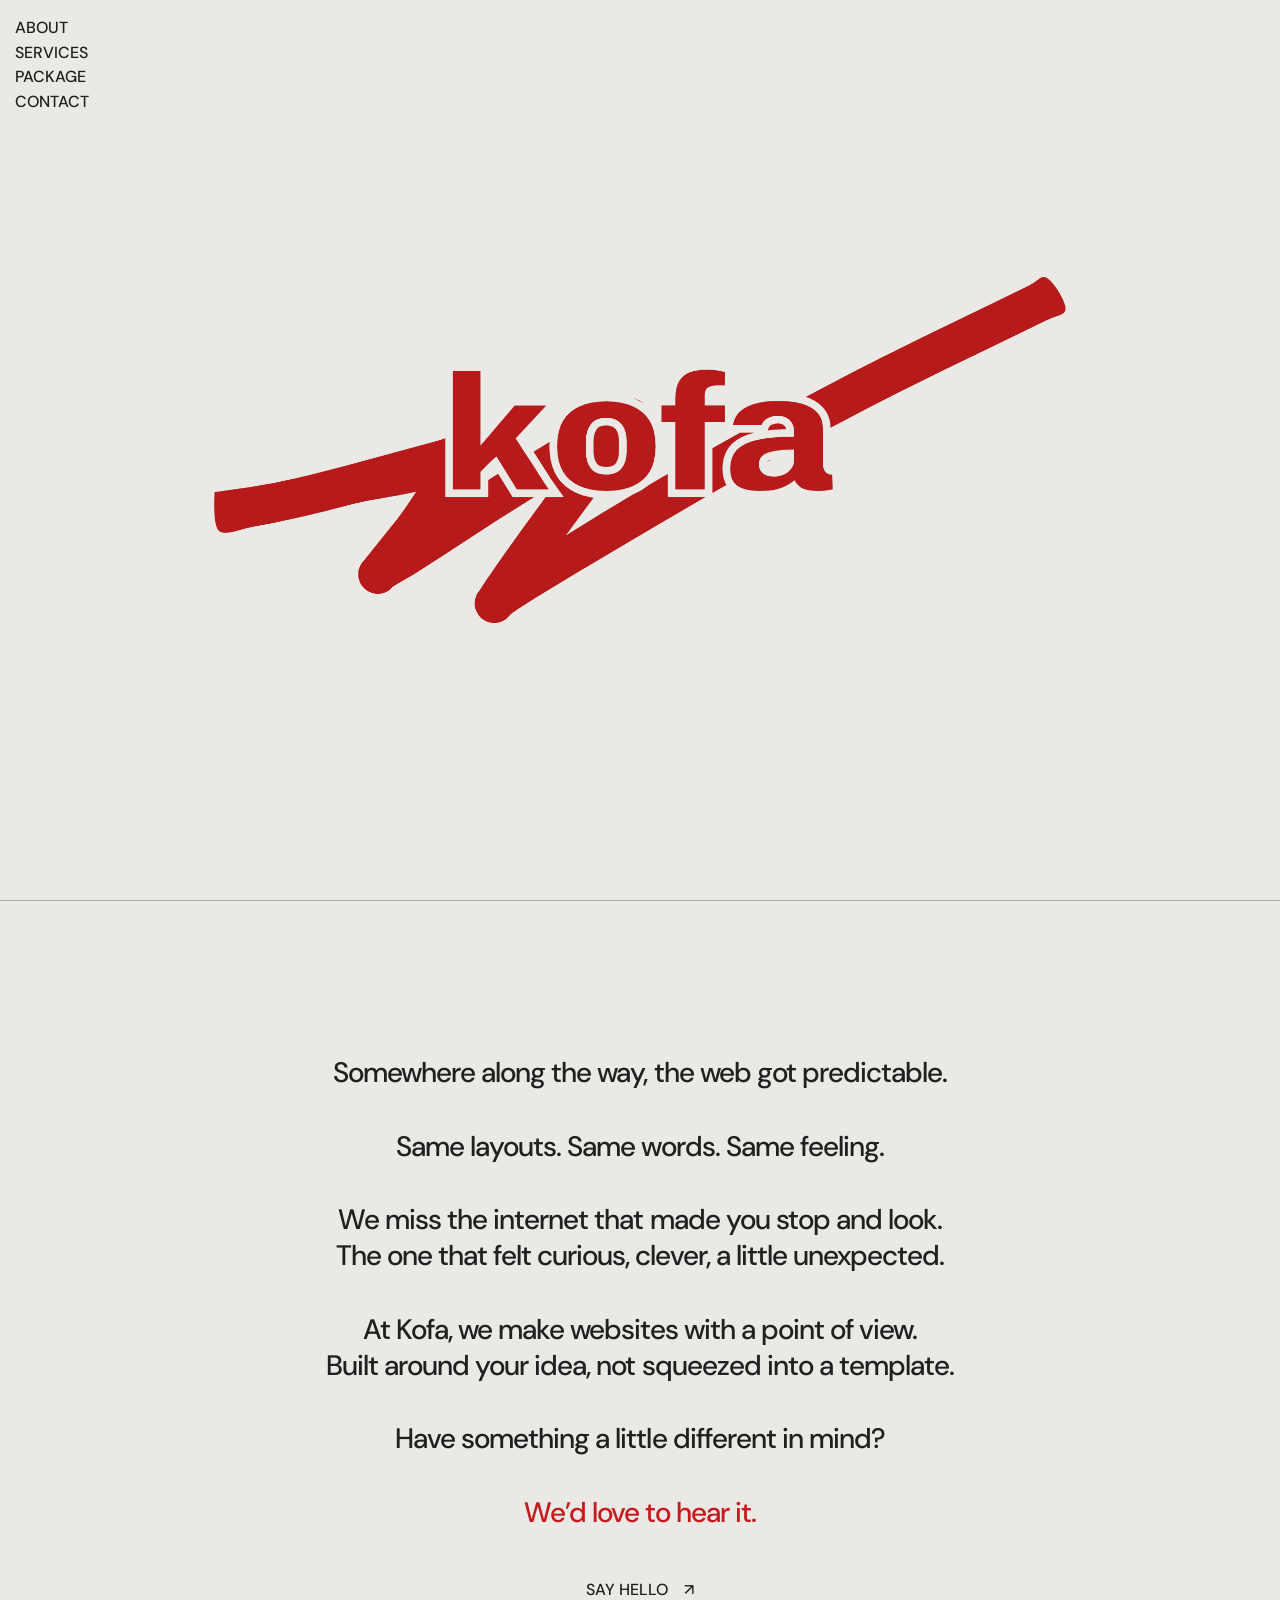
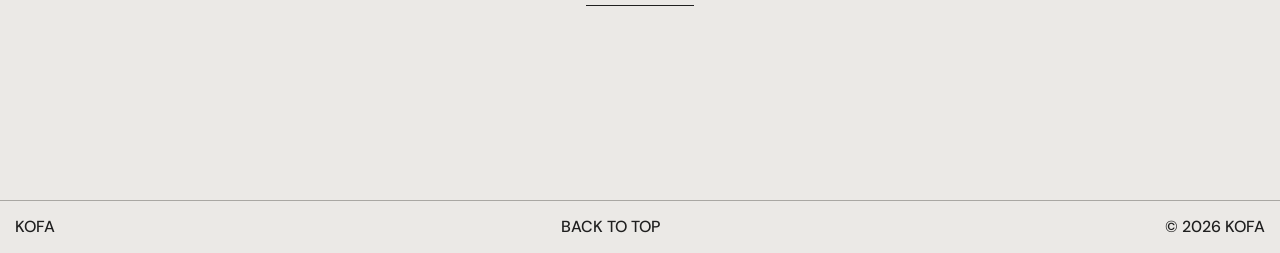
<file: index.html>
<!doctype html>
<html lang="en">
<head>
  <meta charset="UTF-8" />
  <meta name="viewport" content="width=device-width, initial-scale=1.0" />
  <meta name="theme-color" content="#ebe9e6" />
  <meta name="description" content="Kofa makes websites with character. Thoughtful design for ideas that deserve more than a template." />
  <title>Kofa — Websites with character</title>
  <link rel="preconnect" href="https://fonts.googleapis.com" />
  <link rel="preconnect" href="https://fonts.gstatic.com" crossorigin />
  <link href="https://fonts.googleapis.com/css2?family=DM+Sans:wght@400;500;600;700&amp;display=swap" rel="stylesheet" />
  <link rel="stylesheet" href="styles.css?v=2" />
  <script src="script.js?v=2" defer></script>
</head>
<body>
  <a class="skip-link" href="#main">Skip to content</a>
  <header class="site-header" id="top">
    <nav aria-label="Main navigation">
      <a href="about.html">ABOUT</a>
      <a href="services.html">SERVICES</a>
      <a href="package.html">PACKAGE</a>
      <a href="contact.html">CONTACT</a>
    </nav>
  </header>
  <main id="main">
    <section class="hero" aria-label="Kofa home">
      <h1 class="hero-title"><img class="hero-logo" src="images/kofa%20(2).png" alt="Kofa" /></h1>
    </section>
    <section class="manifesto" aria-label="What we believe">
      <div class="manifesto-copy">
        <p>Somewhere along the way, the web got predictable.</p>
        <p>Same layouts. Same words. Same feeling.</p>
        <p>We miss the internet that made you stop and look.<br />The one that felt curious, clever, a little unexpected.</p>
        <p>At Kofa, we make websites with a point of view.<br />Built around your idea, not squeezed into a template.</p>
        <p>Have something a little different in mind?</p>
        <p class="manifesto-last">We’d love to hear it.</p>
        <a class="text-link" href="contact.html">SAY HELLO <span aria-hidden="true">↗</span></a>
      </div>
    </section>
  </main>
  <footer class="site-footer"><span>KOFA</span><a href="#top">BACK TO TOP</a><span>© <span class="year">2026</span> KOFA</span></footer>
</body>
</html>
</file>
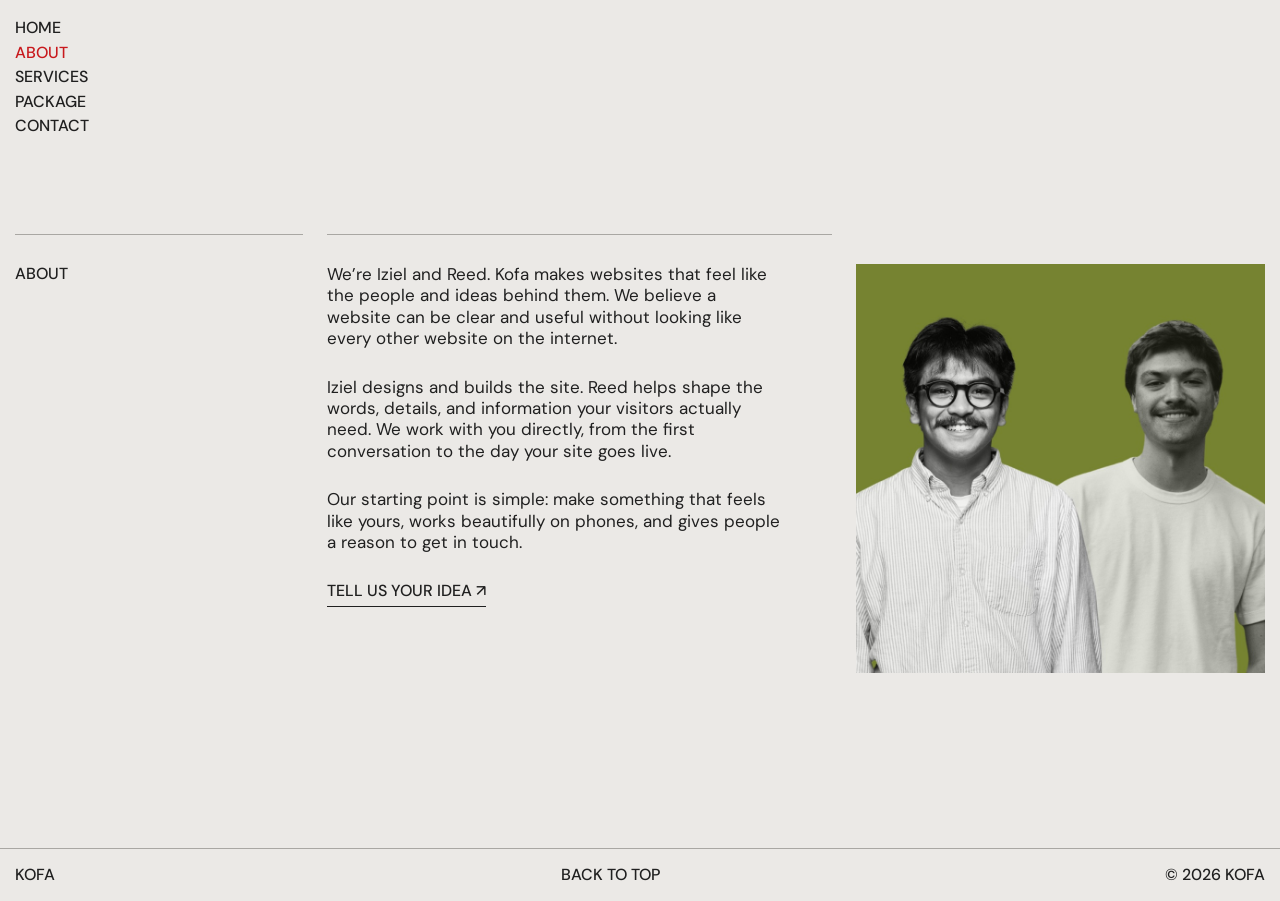
<file: about.html>
<!doctype html>
<html lang="en">
<head>
  <meta charset="UTF-8" />
  <meta name="viewport" content="width=device-width, initial-scale=1.0" />
  <meta name="theme-color" content="#ebe9e6" />
  <meta name="description" content="Meet Iziel and Reed, the people behind Kofa." />
  <title>About — Kofa</title>
  <link rel="preconnect" href="https://fonts.googleapis.com" />
  <link rel="preconnect" href="https://fonts.gstatic.com" crossorigin />
  <link href="https://fonts.googleapis.com/css2?family=DM+Sans:wght@400;500;600;700&amp;display=swap" rel="stylesheet" />
  <link rel="stylesheet" href="styles.css?v=2" />
  <script src="script.js?v=2" defer></script>
</head>
<body>
  <a class="skip-link" href="#main">Skip to content</a>
  <header class="site-header" id="top"><nav aria-label="Main navigation"><a href="index.html">HOME</a><a href="about.html" aria-current="page">ABOUT</a><a href="services.html">SERVICES</a><a href="package.html">PACKAGE</a><a href="contact.html">CONTACT</a></nav></header>
  <main id="main" class="inner-page">
    <section class="about section-grid" aria-labelledby="about-title">
      <div class="section-side"><h1 id="about-title">ABOUT</h1></div>
      <div class="about-text"><p>We’re Iziel and Reed. Kofa makes websites that feel like the people and ideas behind them. We believe a website can be clear and useful without looking like every other website on the internet.</p><p>Iziel designs and builds the site. Reed helps shape the words, details, and information your visitors actually need. We work with you directly, from the first conversation to the day your site goes live.</p><p>Our starting point is simple: make something that feels like yours, works beautifully on phones, and gives people a reason to get in touch.</p><a class="text-link" href="contact.html">TELL US YOUR IDEA ↗</a></div>
      <div class="about-photo"><img src="images/B43492BE-E1B4-4022-A073-D7FBCB924073_1_105_c.jpeg" alt="Portraits of Iziel and Reed against an olive green background" loading="lazy" /></div>
    </section>
  </main>
  <footer class="site-footer"><a href="index.html">KOFA</a><a href="#top">BACK TO TOP</a><span>© <span class="year">2026</span> KOFA</span></footer>
</body>
</html>
</file>
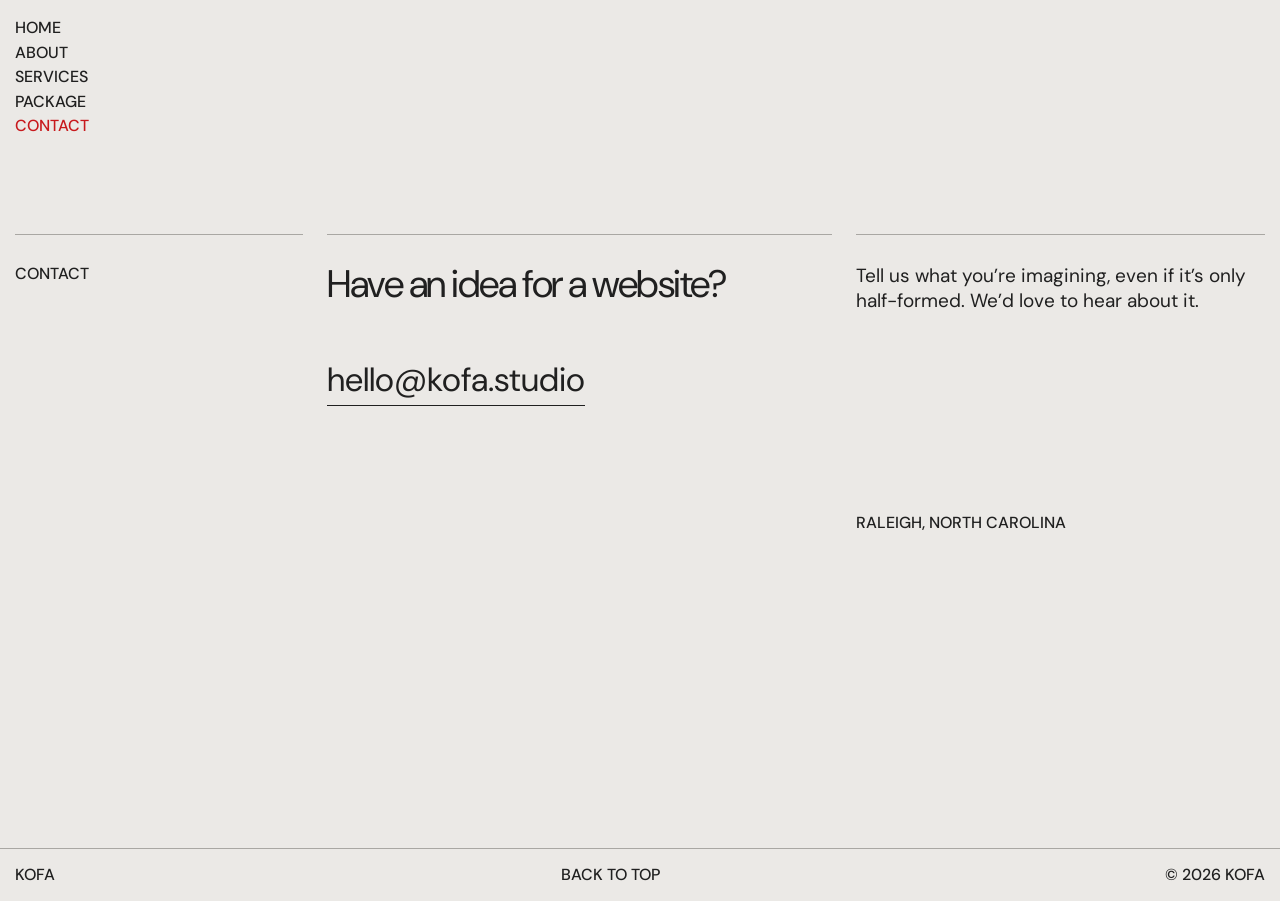
<file: contact.html>
<!doctype html>
<html lang="en">
<head>
  <meta charset="UTF-8" />
  <meta name="viewport" content="width=device-width, initial-scale=1.0" />
  <meta name="theme-color" content="#ebe9e6" />
  <meta name="description" content="Have an idea for a website? Get in touch with Kofa." />
  <title>Contact — Kofa</title>
  <link rel="preconnect" href="https://fonts.googleapis.com" />
  <link rel="preconnect" href="https://fonts.gstatic.com" crossorigin />
  <link href="https://fonts.googleapis.com/css2?family=DM+Sans:wght@400;500;600;700&amp;display=swap" rel="stylesheet" />
  <link rel="stylesheet" href="styles.css?v=2" />
  <script src="script.js?v=2" defer></script>
</head>
<body>
  <a class="skip-link" href="#main">Skip to content</a>
  <header class="site-header" id="top"><nav aria-label="Main navigation"><a href="index.html">HOME</a><a href="about.html">ABOUT</a><a href="services.html">SERVICES</a><a href="package.html">PACKAGE</a><a href="contact.html" aria-current="page">CONTACT</a></nav></header>
  <main id="main" class="inner-page">
    <section class="contact section-grid" aria-labelledby="contact-title">
      <div class="section-side"><h1 id="contact-title">CONTACT</h1></div>
      <div class="contact-main"><p>Have an idea for a website?</p><!-- Replace this sample address with your real contact inbox before publishing. --><a href="mailto:hello@kofa.studio?subject=Website%20inquiry%20for%20Kofa">hello@kofa.studio</a></div>
      <div class="contact-note"><p>Tell us what you’re imagining, even if it’s only half-formed. We’d love to hear about it.</p><p>RALEIGH, NORTH CAROLINA</p></div>
    </section>
  </main>
  <footer class="site-footer"><a href="index.html">KOFA</a><a href="#top">BACK TO TOP</a><span>© <span class="year">2026</span> KOFA</span></footer>
</body>
</html>
</file>
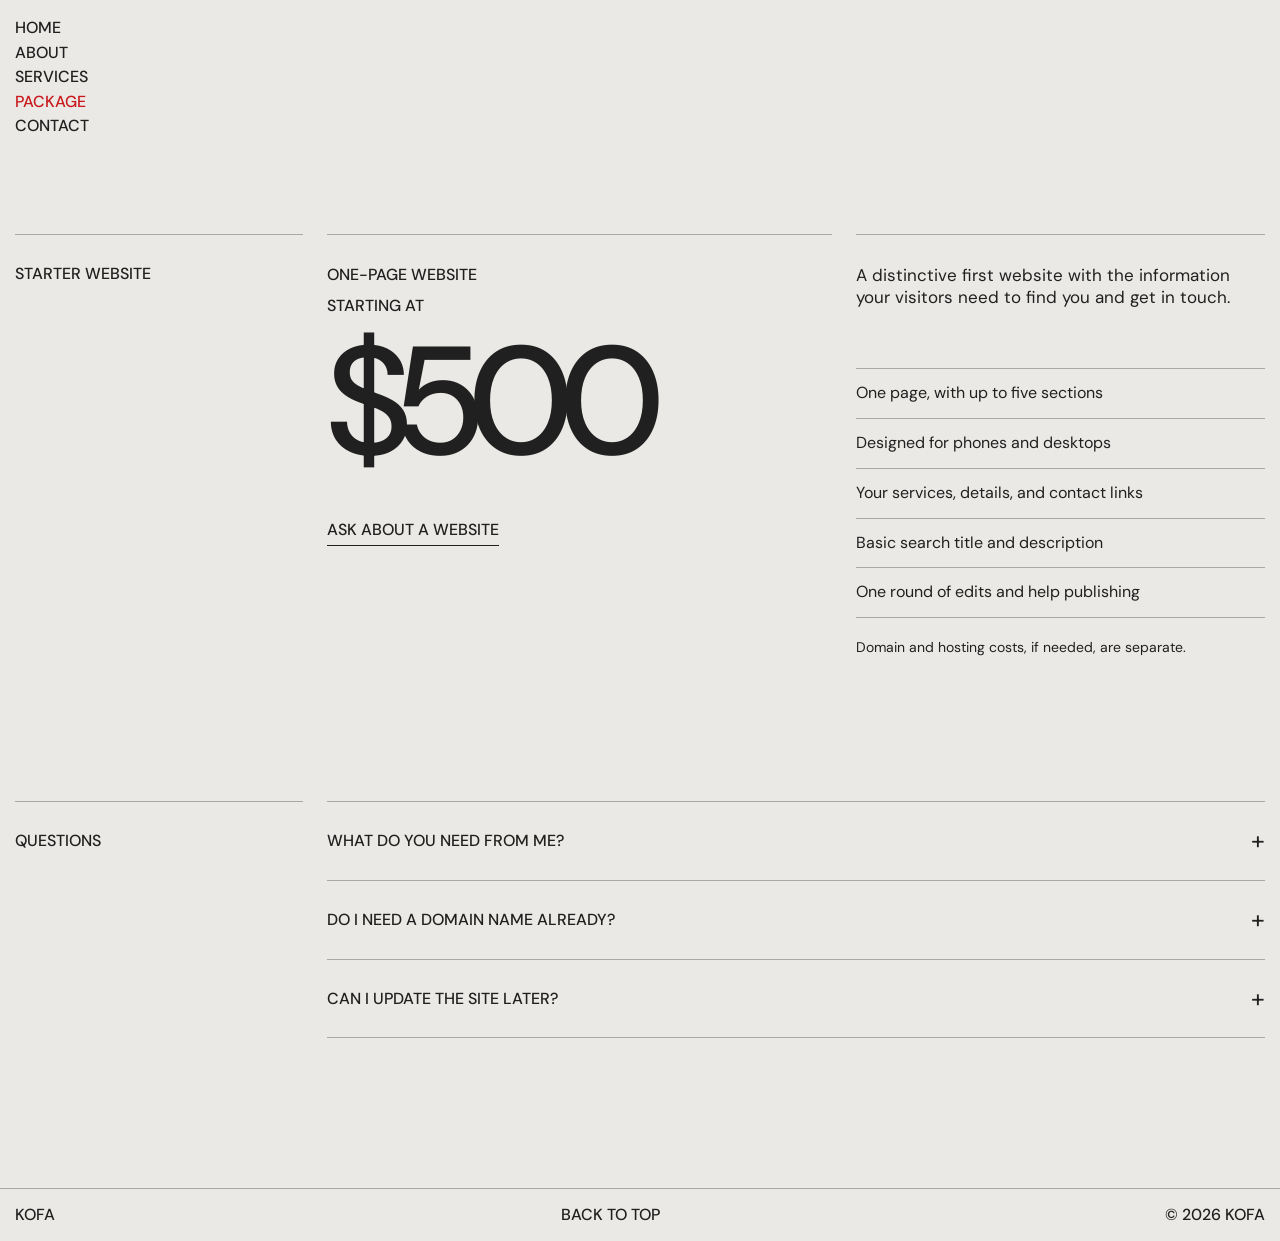
<file: package.html>
<!doctype html>
<html lang="en">
<head>
  <meta charset="UTF-8" />
  <meta name="viewport" content="width=device-width, initial-scale=1.0" />
  <meta name="theme-color" content="#ebe9e6" />
  <meta name="description" content="See what’s included in Kofa’s starter website package." />
  <title>Package — Kofa</title>
  <link rel="preconnect" href="https://fonts.googleapis.com" />
  <link rel="preconnect" href="https://fonts.gstatic.com" crossorigin />
  <link href="https://fonts.googleapis.com/css2?family=DM+Sans:wght@400;500;600;700&amp;display=swap" rel="stylesheet" />
  <link rel="stylesheet" href="styles.css?v=2" />
  <script src="script.js?v=2" defer></script>
</head>
<body>
  <a class="skip-link" href="#main">Skip to content</a>
  <header class="site-header" id="top"><nav aria-label="Main navigation"><a href="index.html">HOME</a><a href="about.html">ABOUT</a><a href="services.html">SERVICES</a><a href="package.html" aria-current="page">PACKAGE</a><a href="contact.html">CONTACT</a></nav></header>
  <main id="main" class="inner-page">
    <section class="package section-grid" aria-labelledby="package-title">
      <div class="section-side"><h1 id="package-title">STARTER WEBSITE</h1></div>
      <div class="package-main"><p class="package-name">ONE-PAGE WEBSITE</p><p class="package-price"><span>STARTING AT</span>$500</p><a class="text-link" href="contact.html">ASK ABOUT A WEBSITE</a></div>
      <div class="package-details"><p>A distinctive first website with the information your visitors need to find you and get in touch.</p><ul><li>One page, with up to five sections</li><li>Designed for phones and desktops</li><li>Your services, details, and contact links</li><li>Basic search title and description</li><li>One round of edits and help publishing</li></ul><p class="package-fineprint">Domain and hosting costs, if needed, are separate.</p></div>
    </section>
    <section class="faq section-grid" aria-labelledby="faq-title">
      <div class="section-side"><h2 id="faq-title">QUESTIONS</h2></div>
      <div class="faq-list"><details><summary>WHAT DO YOU NEED FROM ME?<span aria-hidden="true">+</span></summary><p>We’ll ask about your idea, what you offer, and how people should contact you. If you have a logo or photos, bring them. If not, we can talk through what will work for your site.</p></details><details><summary>DO I NEED A DOMAIN NAME ALREADY?<span aria-hidden="true">+</span></summary><p>No. We can help you choose and connect one. The cost of a domain and any hosting is separate from the website build.</p></details><details><summary>CAN I UPDATE THE SITE LATER?<span aria-hidden="true">+</span></summary><p>Yes. You’ll receive your site files and a short handoff guide. If you’d rather have us make future changes, we can discuss that separately.</p></details></div>
    </section>
  </main>
  <footer class="site-footer"><a href="index.html">KOFA</a><a href="#top">BACK TO TOP</a><span>© <span class="year">2026</span> KOFA</span></footer>
</body>
</html>
</file>
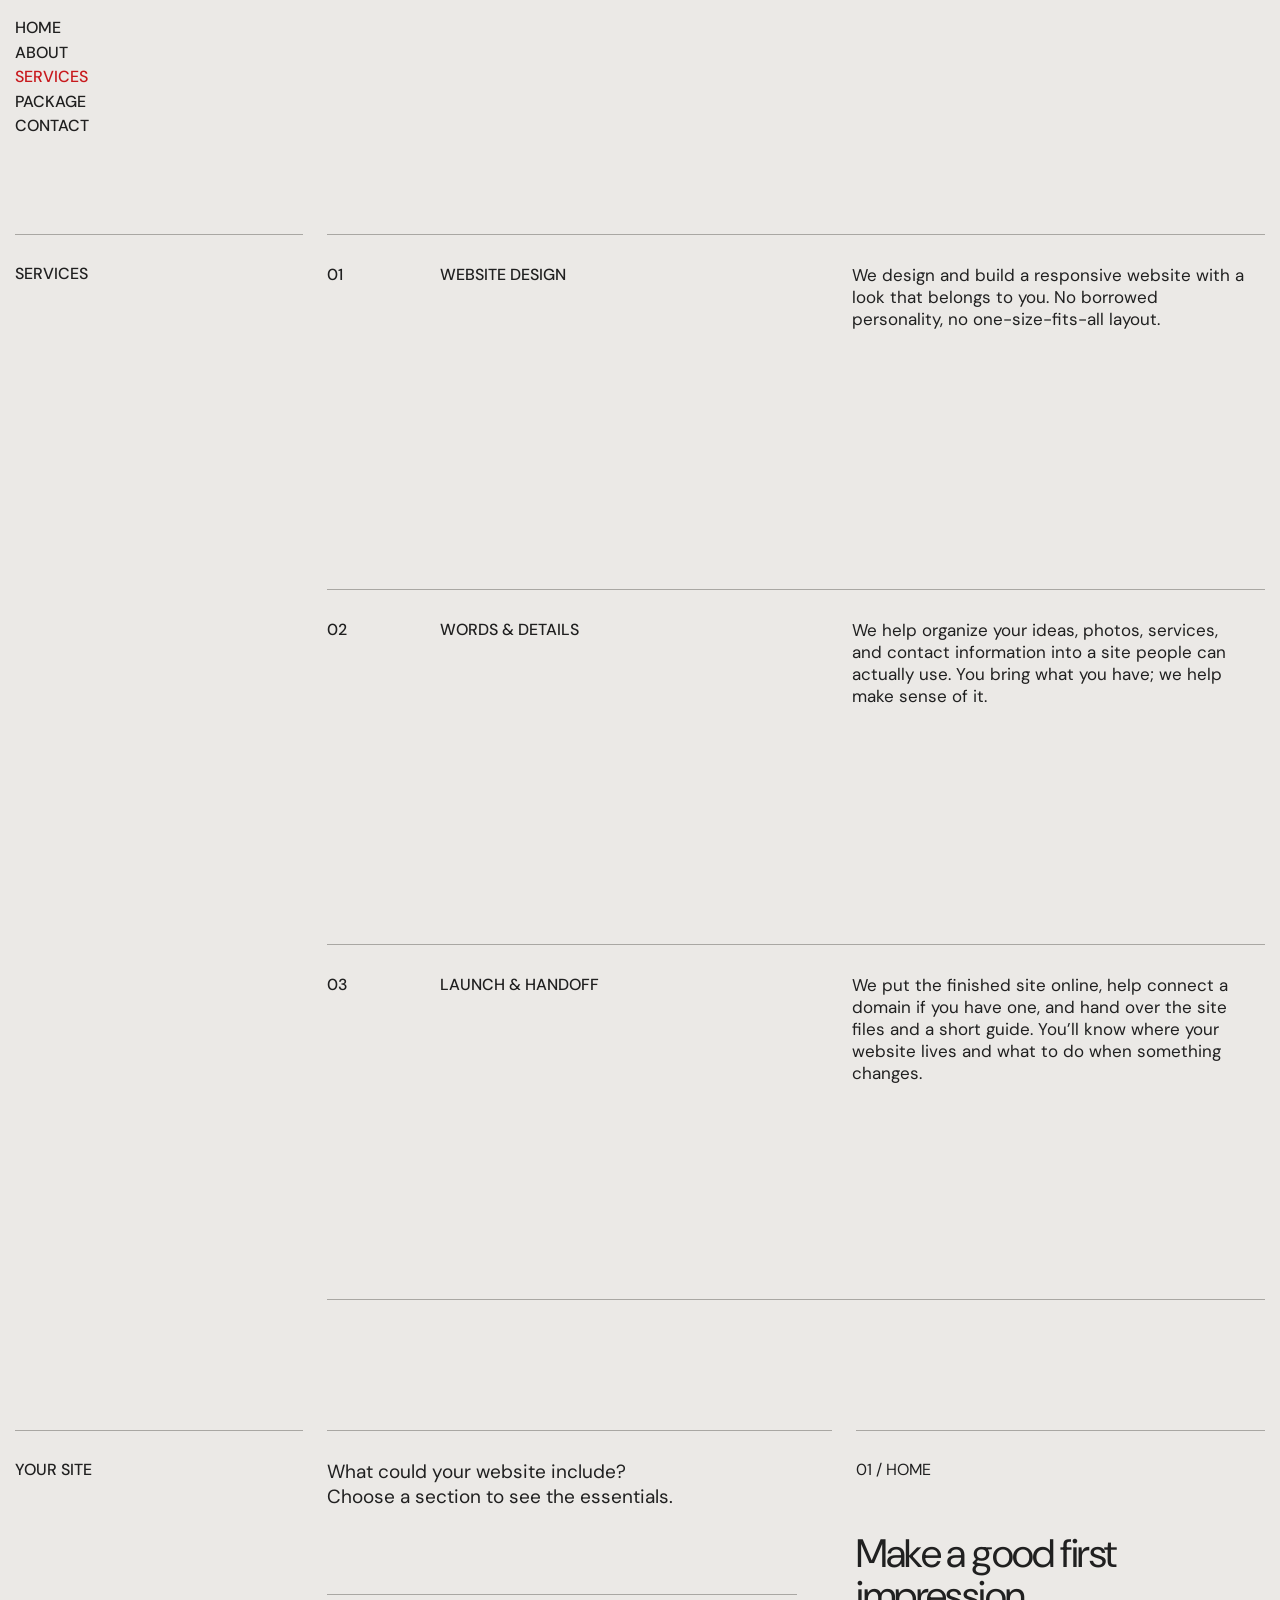
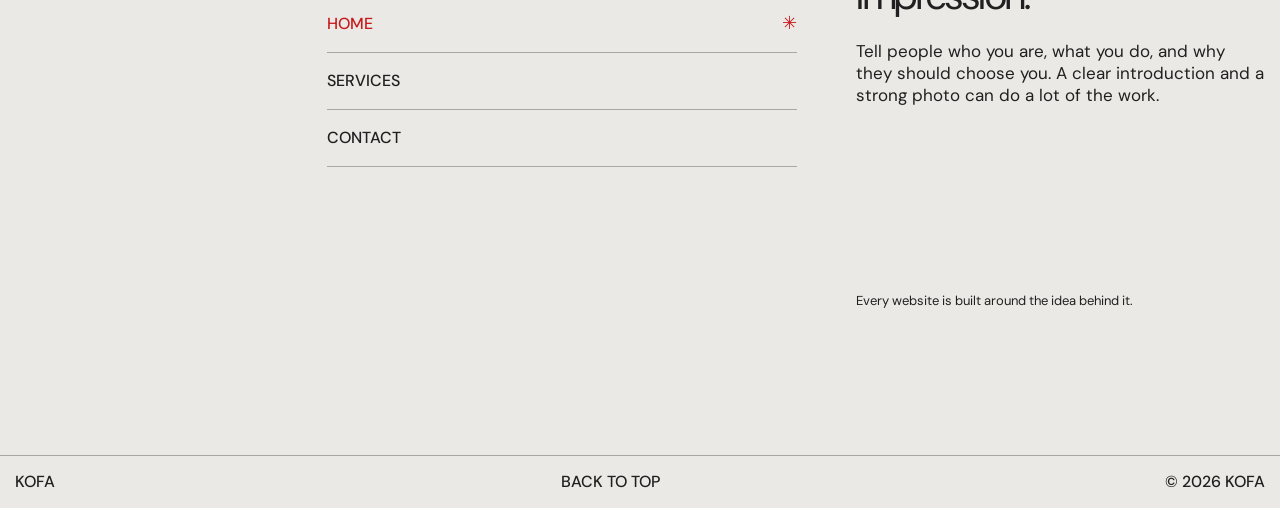
<file: services.html>
<!doctype html>
<html lang="en">
<head>
  <meta charset="UTF-8" />
  <meta name="viewport" content="width=device-width, initial-scale=1.0" />
  <meta name="theme-color" content="#ebe9e6" />
  <meta name="description" content="Explore Kofa’s website design, content, and launch services." />
  <title>Services — Kofa</title>
  <link rel="preconnect" href="https://fonts.googleapis.com" />
  <link rel="preconnect" href="https://fonts.gstatic.com" crossorigin />
  <link href="https://fonts.googleapis.com/css2?family=DM+Sans:wght@400;500;600;700&amp;display=swap" rel="stylesheet" />
  <link rel="stylesheet" href="styles.css?v=2" />
  <script src="script.js?v=2" defer></script>
</head>
<body>
  <a class="skip-link" href="#main">Skip to content</a>
  <header class="site-header" id="top"><nav aria-label="Main navigation"><a href="index.html">HOME</a><a href="about.html">ABOUT</a><a href="services.html" aria-current="page">SERVICES</a><a href="package.html">PACKAGE</a><a href="contact.html">CONTACT</a></nav></header>
  <main id="main" class="inner-page">
    <section class="services section-grid" aria-labelledby="services-title">
      <div class="section-side"><h1 id="services-title">SERVICES</h1></div>
      <div class="service-rows">
        <article class="service-row"><span class="row-number">01</span><h2>WEBSITE DESIGN</h2><p>We design and build a responsive website with a look that belongs to you. No borrowed personality, no one-size-fits-all layout.</p></article>
        <article class="service-row"><span class="row-number">02</span><h2>WORDS &amp; DETAILS</h2><p>We help organize your ideas, photos, services, and contact information into a site people can actually use. You bring what you have; we help make sense of it.</p></article>
        <article class="service-row"><span class="row-number">03</span><h2>LAUNCH &amp; HANDOFF</h2><p>We put the finished site online, help connect a domain if you have one, and hand over the site files and a short guide. You’ll know where your website lives and what to do when something changes.</p></article>
      </div>
    </section>
    <section class="example section-grid" aria-labelledby="example-title">
      <div class="section-side"><h2 id="example-title">YOUR SITE</h2></div>
      <div class="example-picker"><p>What could your website include? Choose a section to see the essentials.</p><div class="question-list" role="group" aria-label="Choose a sample website section"><button class="question active" type="button" data-section="home" aria-pressed="true">HOME <span aria-hidden="true">✳</span></button><button class="question" type="button" data-section="services" aria-pressed="false">SERVICES <span aria-hidden="true">✳</span></button><button class="question" type="button" data-section="contact" aria-pressed="false">CONTACT <span aria-hidden="true">✳</span></button></div></div>
      <div class="site-preview" aria-live="polite"><p class="preview-label" id="preview-label">01 / HOME</p><p class="preview-heading" id="preview-heading">Make a good first impression.</p><p id="preview-text">Tell people who you are, what you do, and why they should choose you. A clear introduction and a strong photo can do a lot of the work.</p><small>Every website is built around the idea behind it.</small></div>
    </section>
  </main>
  <footer class="site-footer"><a href="index.html">KOFA</a><a href="#top">BACK TO TOP</a><span>© <span class="year">2026</span> KOFA</span></footer>
</body>
</html>
</file>
<file: styles.css>
:root {
  --page: #ebe9e6;
  --ink: #202020;
  --rule: #a9a7a3;
  --red: #c8191d;
  --font: "DM Sans", Arial, sans-serif;
}

* { box-sizing: border-box; }
html { scroll-behavior: smooth; }
body { margin: 0; background: var(--page); color: var(--ink); font-family: var(--font); -webkit-font-smoothing: antialiased; }
a { color: inherit; text-decoration: none; }
button { font: inherit; cursor: pointer; }
p, h1, h2, h3, figure { margin: 0; }
img { display: block; width: 100%; }
::selection { color: white; background: var(--red); }
:focus-visible { outline: 2px solid var(--red); outline-offset: 4px; }
.skip-link { position: absolute; left: 15px; top: -100px; z-index: 100; padding: 10px; background: var(--ink); color: white; }
.skip-link:focus { top: 10px; }

.site-header { position: absolute; z-index: 2; top: 17px; left: 15px; }
.site-header nav { display: flex; flex-direction: column; align-items: flex-start; gap: 3px; }
.site-header a, .section-side h1, .section-side h2, .row-number, .service-row h2,
.question, .package-name, .text-link, .faq summary, .contact-note p:last-child,
.site-footer { font-size: 16px; line-height: 1.35; font-weight: 500; }
.site-header a:hover, .text-link:hover, .site-footer a:hover { color: var(--red); }
.site-header a[aria-current="page"] { color: var(--red); }

.hero { min-height: 100svh; position: relative; display: grid; place-items: center; }
.hero-title { width: 100%; display: flex; justify-content: center; }
.hero-logo { width: min(80vw, 1350px); height: min(30vw, 500px); object-fit: cover; object-position: center; mix-blend-mode: multiply; }
.manifesto { min-height: 100svh; display: grid; place-items: center; padding: 130px 20px 170px; border-top: 1px solid var(--rule); text-align: center; }
.manifesto-copy { width: 100%; max-width: 780px; }
.manifesto p { font-size: clamp(21px, 2.2vw, 34px); line-height: 1.3; letter-spacing: -.035em; font-weight: 500; margin-bottom: 1.3em; }
.manifesto .manifesto-last { color: var(--red); margin-bottom: 1.7em; }
.manifesto .text-link { font-size: 16px; }
.manifesto .text-link span { margin-left: 12px; }
.inner-page { padding-top: clamp(200px, 26vh, 340px); min-height: calc(100svh - 52px); }

.section-grid { display: grid; grid-template-columns: minmax(0, 24fr) minmax(0, 42fr) minmax(0, 34fr); column-gap: 24px; padding: 0 15px; }
.section-side, .about-text, .about-photo, .service-rows, .example-picker, .site-preview,
.package-main, .package-details, .faq-list, .contact-main, .contact-note { border-top: 1px solid var(--rule); }
.section-side h1, .section-side h2 { padding-top: 28px; }

.about { padding-bottom: 100px; }
.about-text { padding: 29px 10% 85px 0; }
.about-text p { max-width: 690px; font-size: clamp(17px, 1.13vw, 21px); line-height: 1.26; margin-bottom: 27px; }
.about-photo { aspect-ratio: 1; margin-top: 30px; overflow: hidden; background: #78862b; border: 0; }
.about-photo img { height: 100%; object-fit: cover; }

.services { padding-bottom: 130px; }
.service-rows { grid-column: 2 / 4; }
.service-row { display: grid; grid-template-columns: 12% 44% 44%; min-height: 355px; padding: 29px 0 65px; border-bottom: 1px solid var(--rule); }
.service-row:first-child { border-top: 0; }
.service-row h2 { padding-right: 30px; }
.service-row p { max-width: 620px; padding-right: 4%; font-size: clamp(17px, 1.1vw, 21px); line-height: 1.3; }

.example { padding-bottom: 145px; }
.example-picker, .site-preview, .package-main, .package-details, .contact-main, .contact-note { padding-top: 29px; }
.example-picker > p { max-width: 370px; font-size: 19px; line-height: 1.3; }
.question-list { margin-top: 85px; max-width: 470px; border-top: 1px solid var(--rule); }
.question { display: flex; width: 100%; justify-content: space-between; align-items: center; text-align: left; padding: 16px 0; border: 0; border-bottom: 1px solid var(--rule); background: transparent; color: var(--ink); }
.question:hover, .question.active { color: var(--red); }
.question span { opacity: 0; font-size: 18px; font-weight: 400; }
.question.active span { opacity: 1; }
.site-preview { display: flex; flex-direction: column; min-height: 480px; font-size: clamp(17px, 1.1vw, 21px); line-height: 1.3; }
.site-preview p { max-width: 585px; margin-bottom: 22px; }
.site-preview .preview-label { font-size: 16px; }
.site-preview .preview-heading { font-size: clamp(28px, 3.1vw, 54px); line-height: 1.07; letter-spacing: -.04em; margin-top: 30px; }
.site-preview small { display: block; max-width: 480px; margin-top: auto; font-size: 13px; line-height: 1.35; }

.package { padding-bottom: 145px; }
.package-name { margin-bottom: 12px; }
.package-price { font-size: clamp(88px, 12vw, 220px); font-weight: 500; line-height: 1; letter-spacing: -.085em; margin-bottom: 40px; }
.package-price span { display: block; margin-bottom: 12px; font-size: 16px; letter-spacing: 0; }
.text-link { display: inline-block; border-bottom: 1px solid currentColor; padding-bottom: 4px; }
.package-details > p { max-width: 510px; font-size: clamp(17px, 1.1vw, 21px); line-height: 1.3; }
.package-details ul { padding: 0; margin: 60px 0 0; list-style: none; border-top: 1px solid var(--rule); }
.package-details li { padding: 14px 0; border-bottom: 1px solid var(--rule); font-size: 16px; line-height: 1.3; }
.package-details .package-fineprint { margin-top: 20px; font-size: 14px; }

.faq { padding-bottom: 150px; }
.faq-list { grid-column: 2 / 4; padding-top: 0; }
.faq details { border-bottom: 1px solid var(--rule); }
.faq summary { list-style: none; padding: 28px 0; display: flex; align-items: center; justify-content: space-between; gap: 25px; cursor: pointer; }
.faq summary::-webkit-details-marker { display: none; }
.faq summary span { font-size: 25px; line-height: .7; font-weight: 400; transition: transform .2s; }
.faq details[open] summary span { transform: rotate(45deg); }
.faq details p { max-width: 680px; padding: 0 35px 30px 0; font-size: 17px; line-height: 1.35; }

.contact { padding-bottom: 150px; }
.contact-main > p { max-width: 610px; font-size: clamp(26px, 3vw, 55px); line-height: 1.08; letter-spacing: -.04em; margin-bottom: 55px; }
.contact-main a { display: inline-block; font-size: clamp(22px, 2.6vw, 47px); line-height: 1.2; border-bottom: 1px solid currentColor; padding-bottom: 5px; overflow-wrap: anywhere; }
.contact-main a:hover { color: var(--red); }
.contact-note { display: flex; flex-direction: column; justify-content: space-between; min-height: 300px; }
.contact-note p:first-child { max-width: 410px; font-size: 19px; line-height: 1.3; }
.site-footer { display: flex; justify-content: space-between; align-items: end; gap: 20px; padding: 15px; border-top: 1px solid var(--rule); }

@media (max-width: 1050px) {
  .section-grid { grid-template-columns: minmax(0, 22fr) minmax(0, 44fr) minmax(0, 34fr); gap: 18px; }
  .about-photo { height: auto; }
  .about { padding-bottom: 90px; }
  .service-row { grid-template-columns: 8% 40% 52%; min-height: 310px; }
}

@media (max-width: 760px) {
  .site-header { top: 15px; }
  .site-header a, .section-side h1, .section-side h2, .row-number, .service-row h2,
  .question, .package-name, .text-link, .faq summary, .contact-note p:last-child, .site-footer { font-size: 13px; }
  .hero-logo { width: 95vw; height: 36vw; }
  .manifesto { padding: 100px 20px 120px; }
  .manifesto p { font-size: clamp(20px, 5vw, 28px); line-height: 1.3; }
  .manifesto .text-link { font-size: 13px; }
  .inner-page { padding-top: 200px; }
  .section-grid { display: block; padding: 0 15px; }
  .section-side { margin-bottom: 20px; }
  .section-side h1, .section-side h2 { padding-top: 16px; }
  .about { min-height: 0; padding-bottom: 90px; }
  .about-text { padding: 18px 0 25px; }
  .about-text p { font-size: 17px; line-height: 1.38; }
  .about-photo { width: 100%; height: auto; margin-top: 15px; }
  .services, .example, .package, .faq, .contact { padding-bottom: 90px; }
  .service-row { grid-template-columns: 35px 1fr; gap: 6px 10px; min-height: 0; padding: 18px 0 45px; }
  .service-row h2 { padding: 0; }
  .service-row p { grid-column: 2; margin-top: 18px; font-size: 17px; line-height: 1.4; }
  .example-picker, .site-preview, .package-main, .package-details, .contact-main, .contact-note { padding-top: 18px; }
  .example-picker > p, .package-details > p, .contact-note p:first-child { font-size: 17px; }
  .question-list { margin: 35px 0 45px; max-width: none; }
  .site-preview { min-height: 0; padding-bottom: 25px; font-size: 17px; line-height: 1.4; }
  .site-preview small { margin-top: 20px; }
  .package-main { padding-bottom: 45px; }
  .package-price { font-size: 100px; }
  .package-details ul { margin-top: 40px; }
  .faq summary { padding: 20px 0; }
  .faq details p { font-size: 15px; }
  .contact-main { padding-bottom: 60px; }
  .contact-main > p { font-size: 38px; margin-bottom: 30px; }
  .contact-main a { font-size: 29px; }
  .contact-note { min-height: 130px; }
}

@media (prefers-reduced-motion: reduce) {
  html { scroll-behavior: auto; }
  *, *::before, *::after { transition-duration: .01ms !important; }
}
</file>
